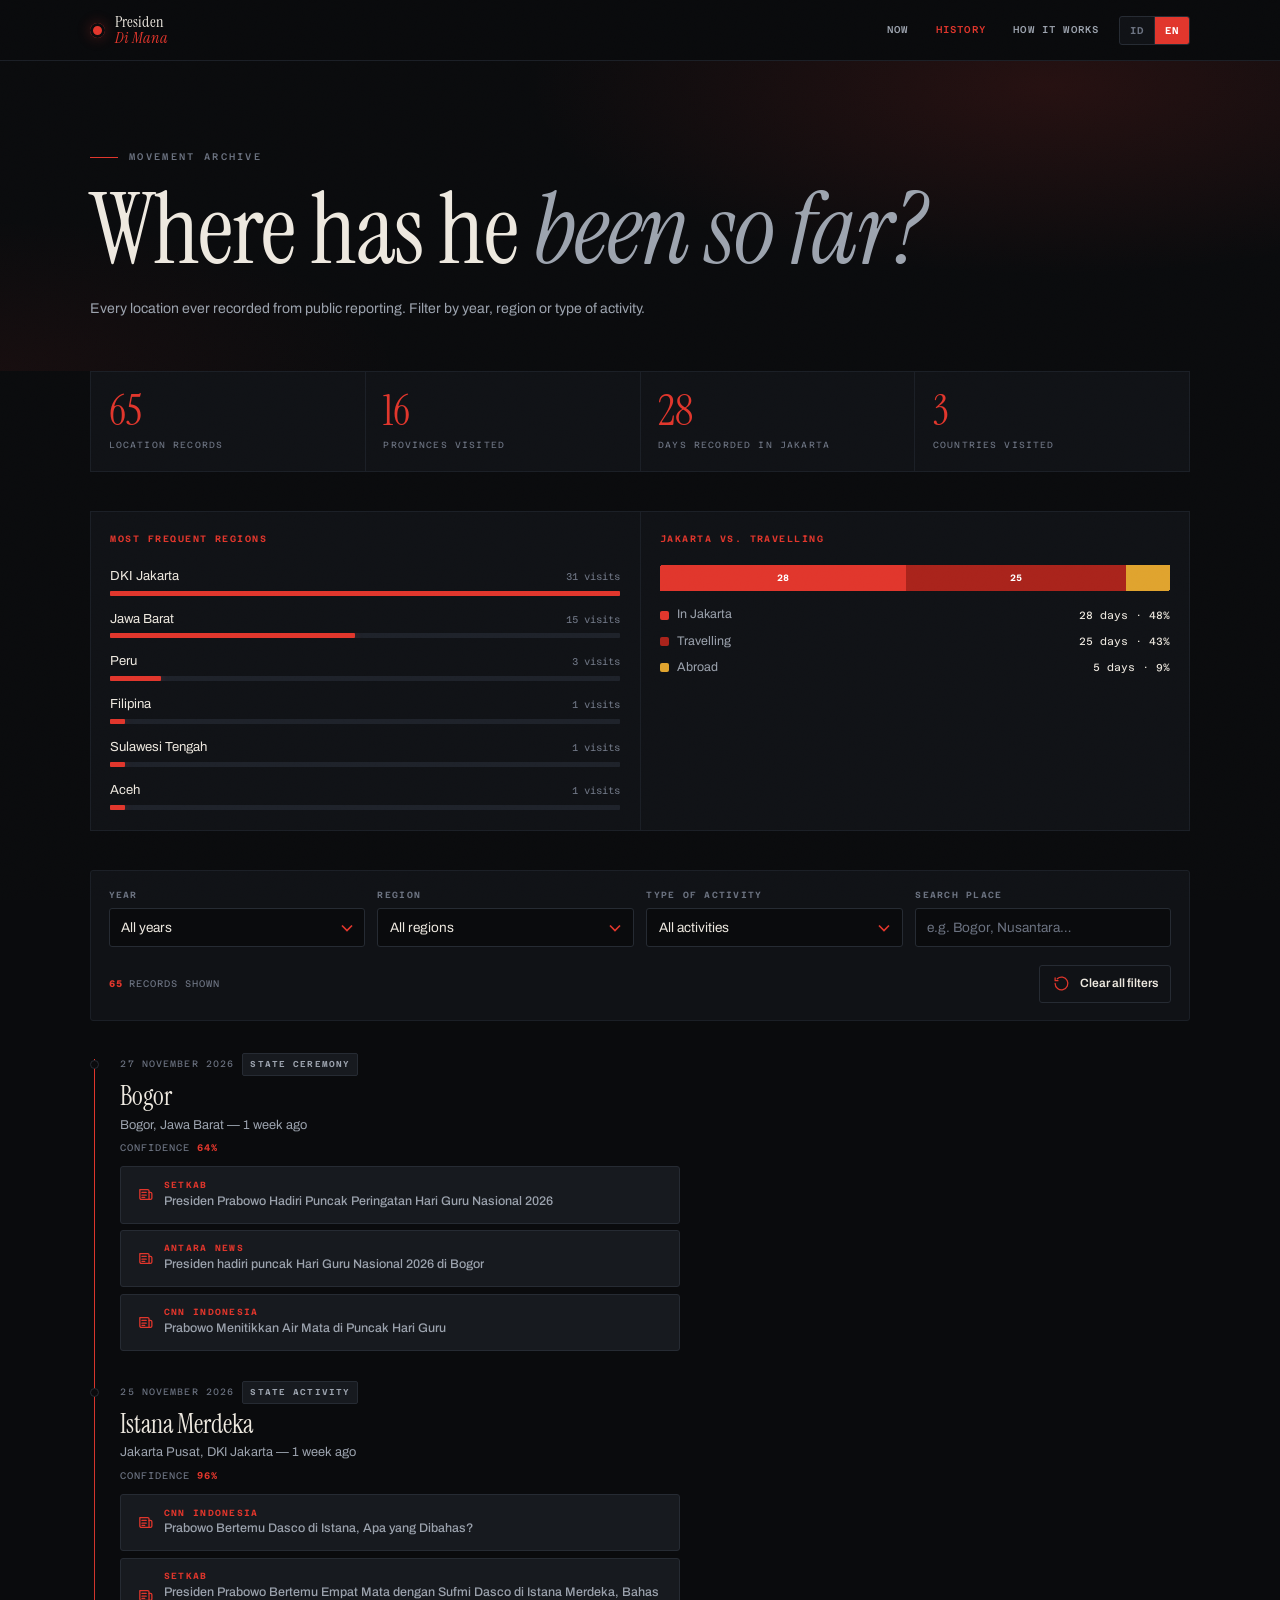
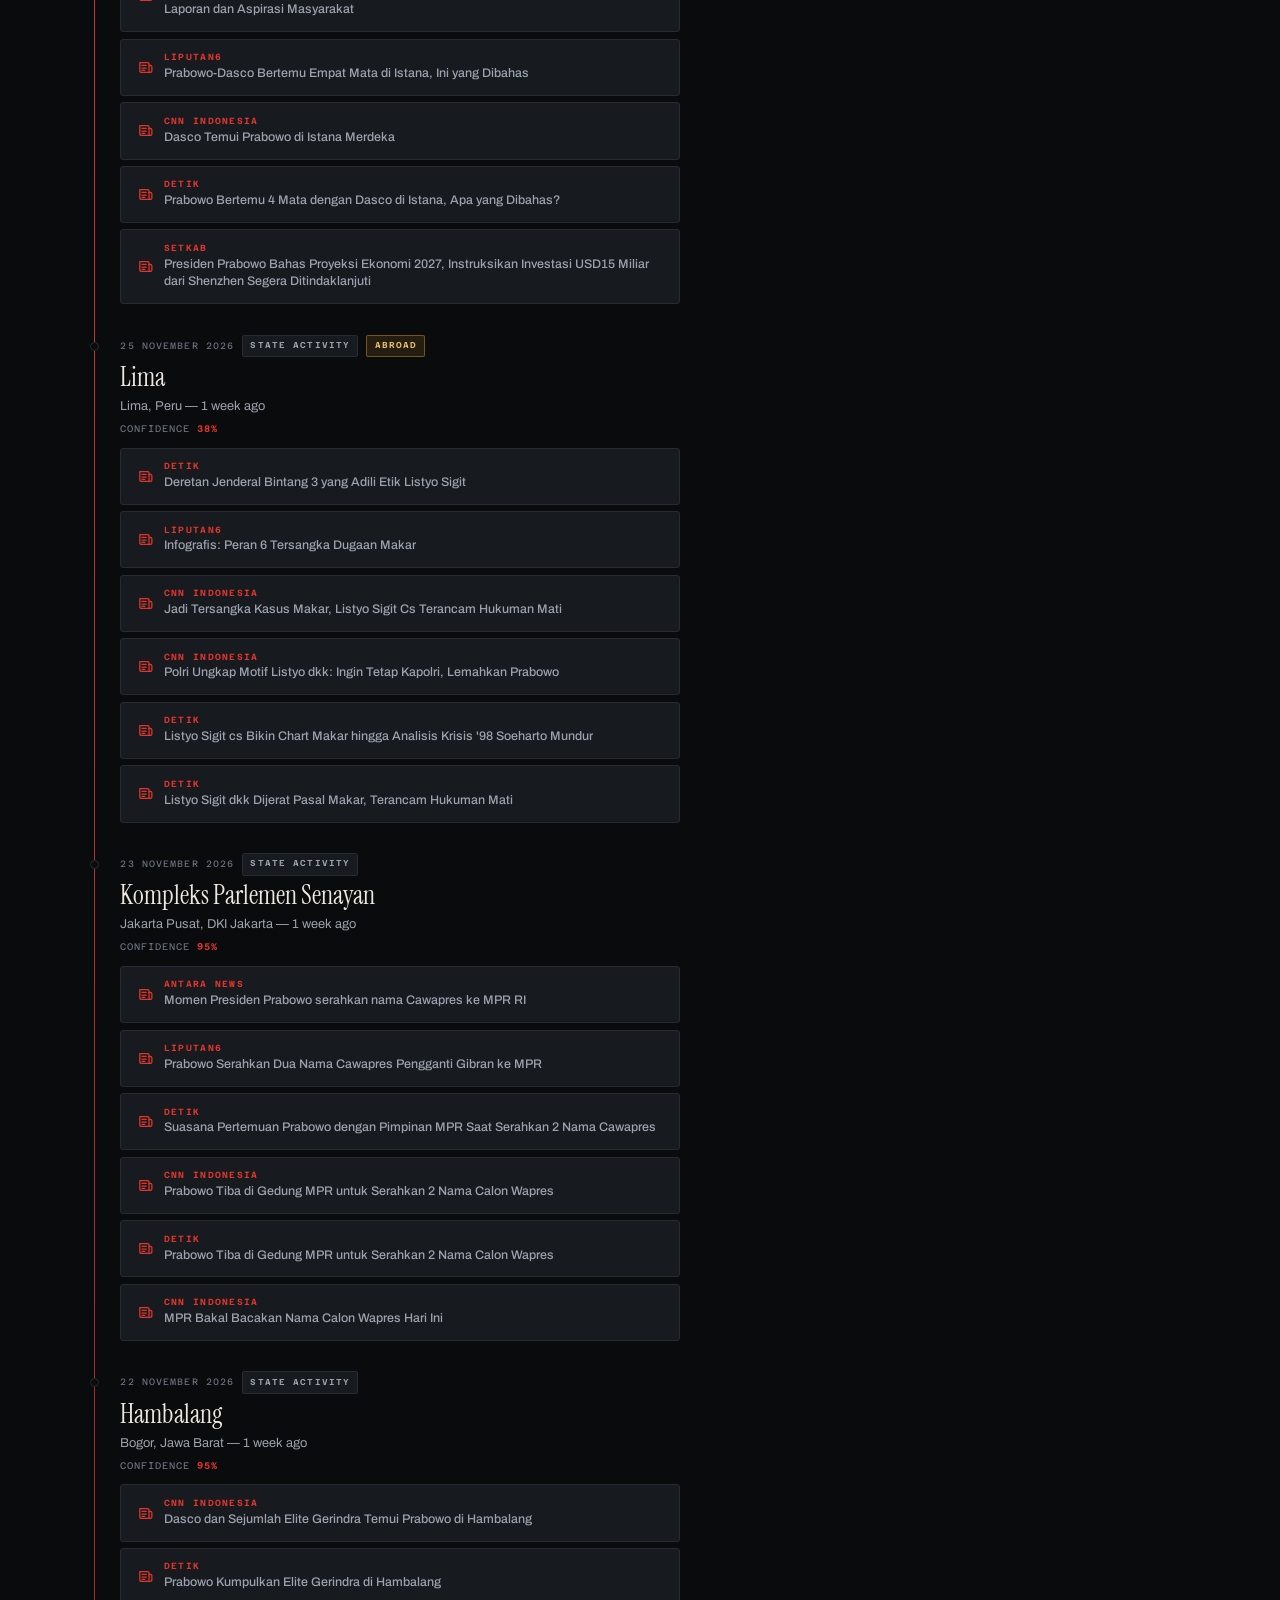
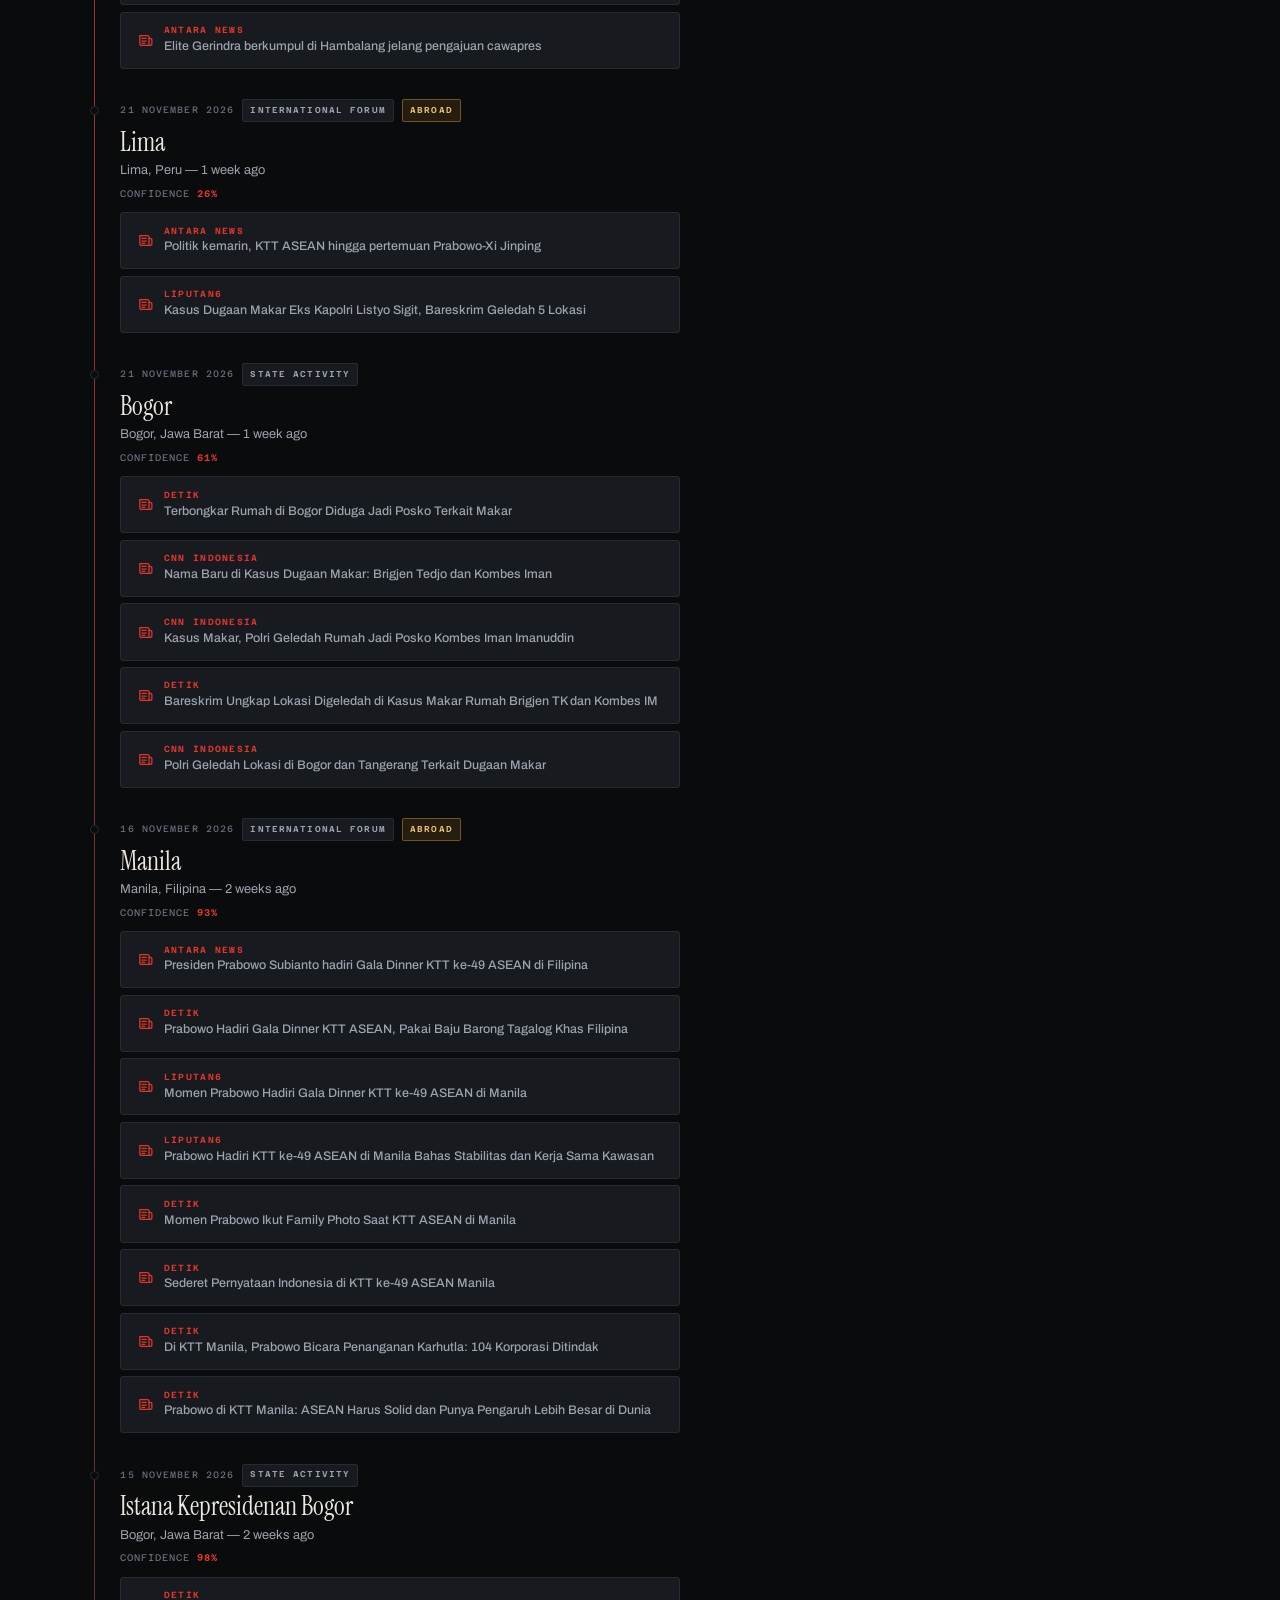
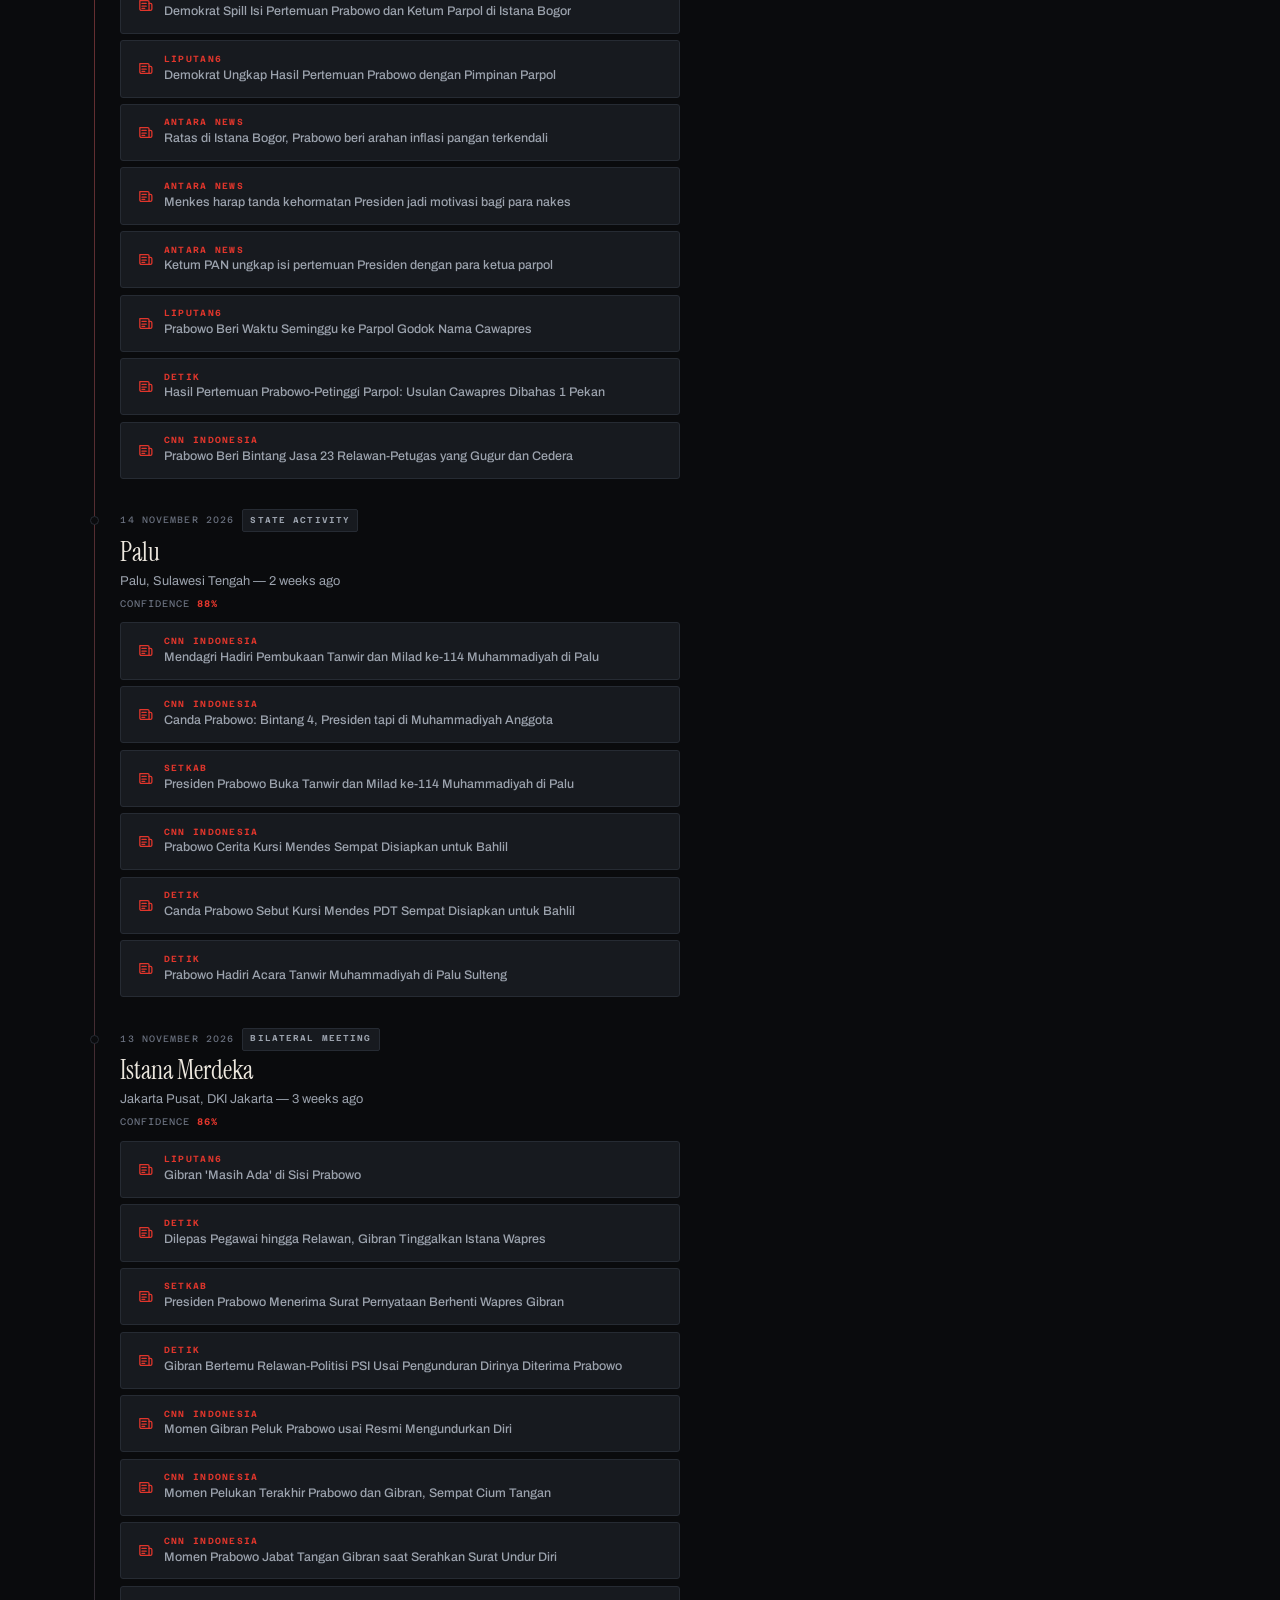
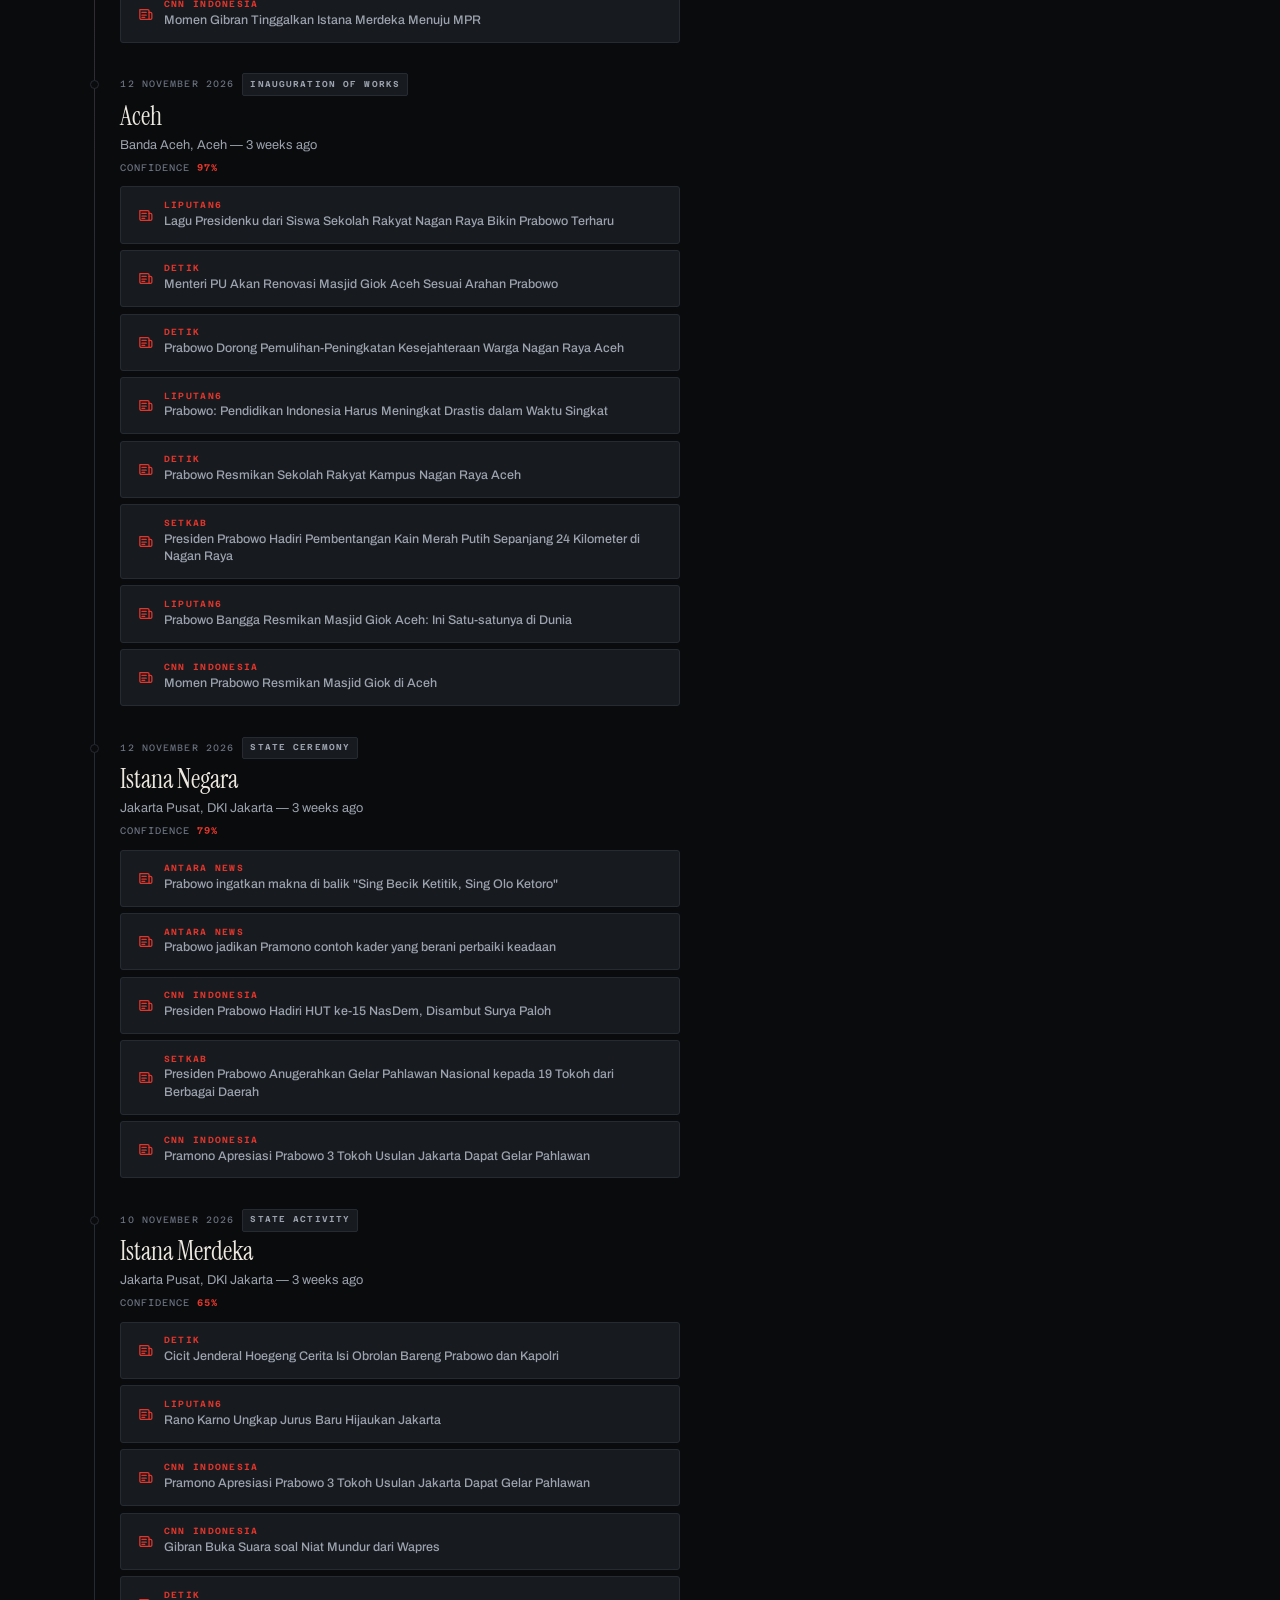
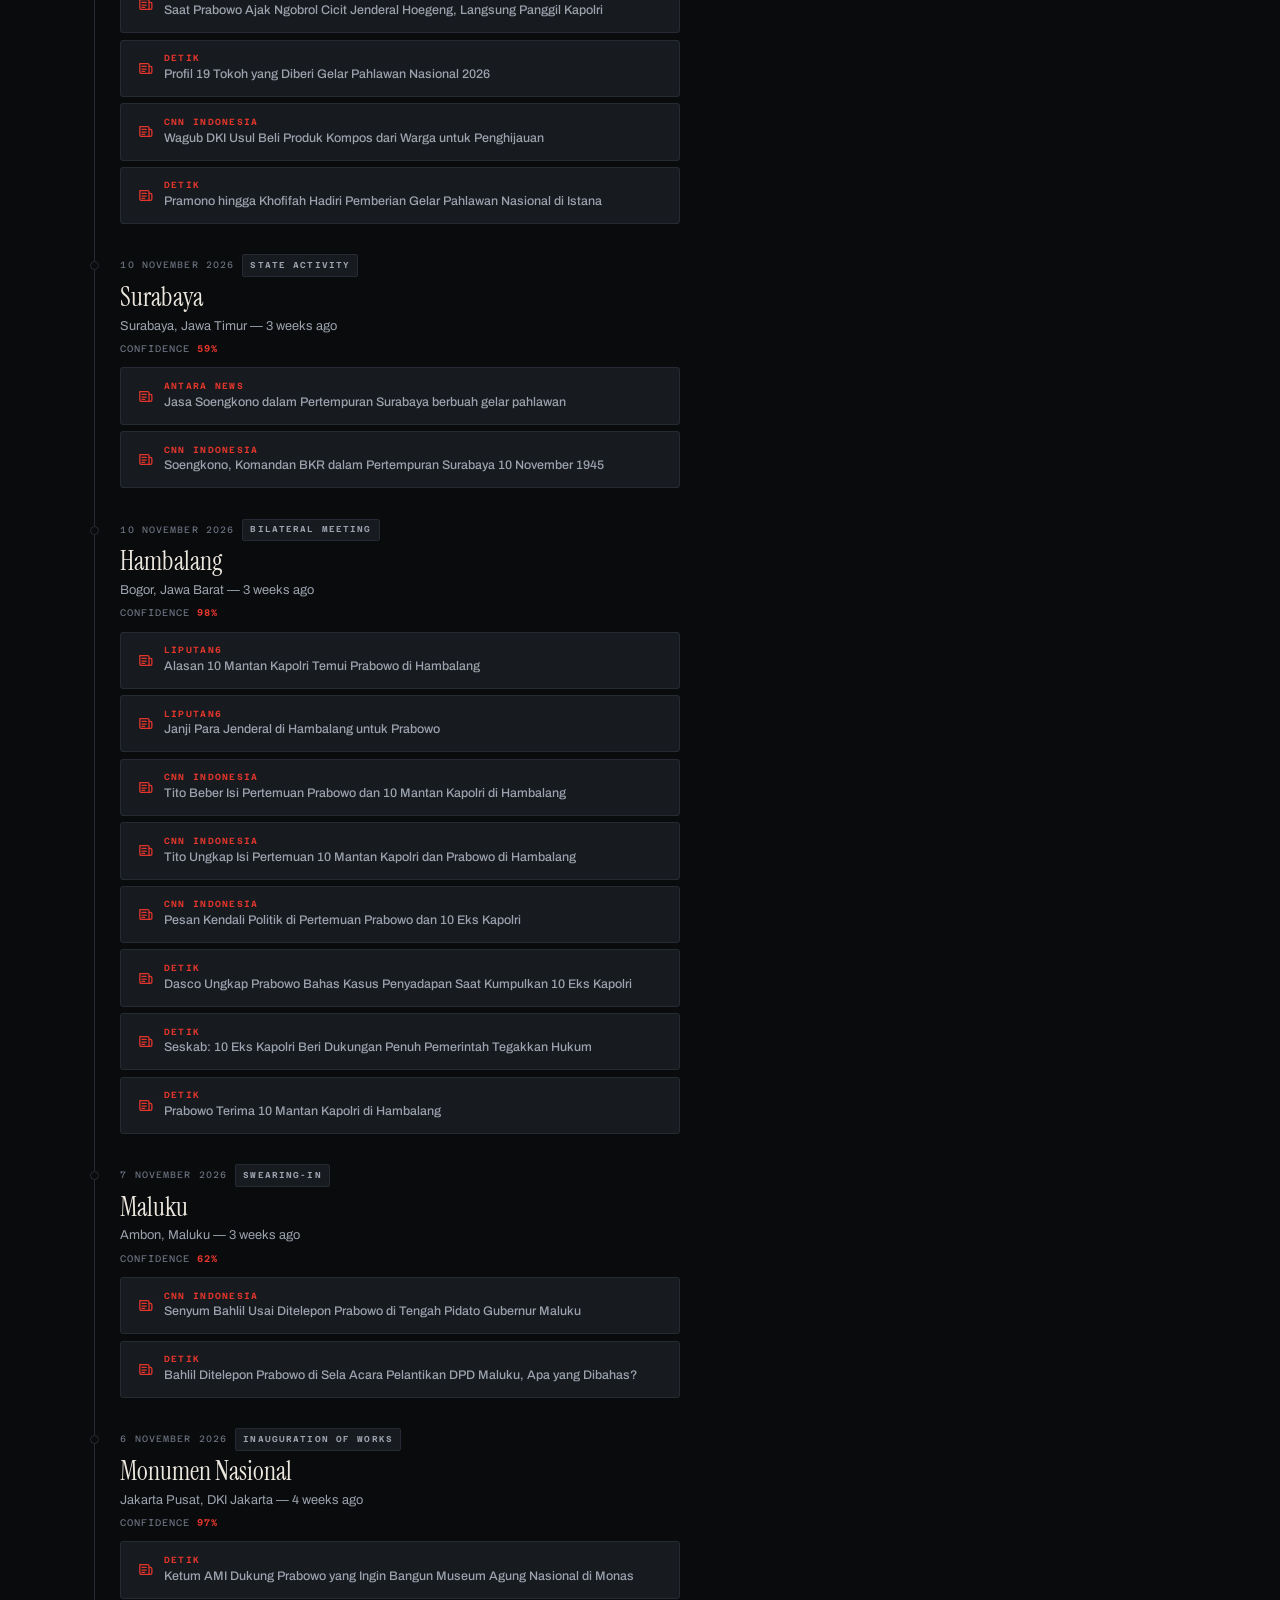
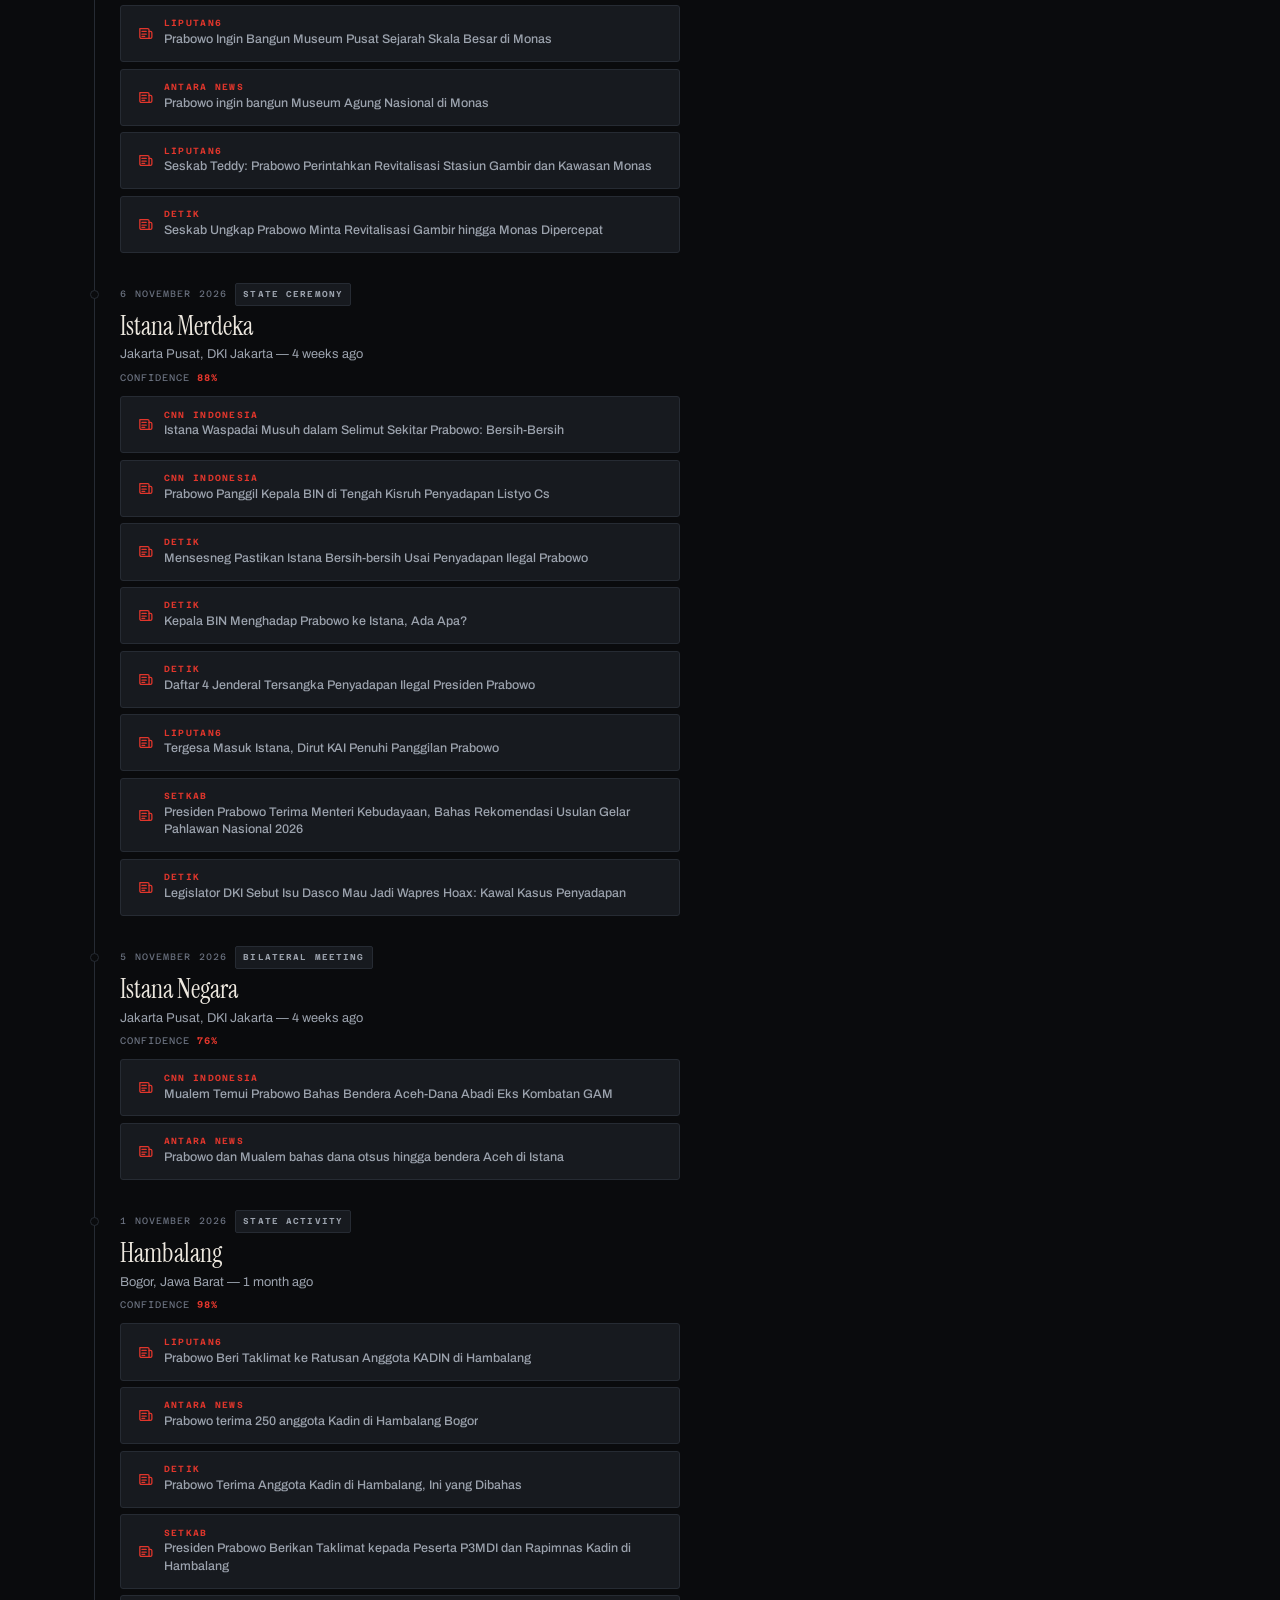
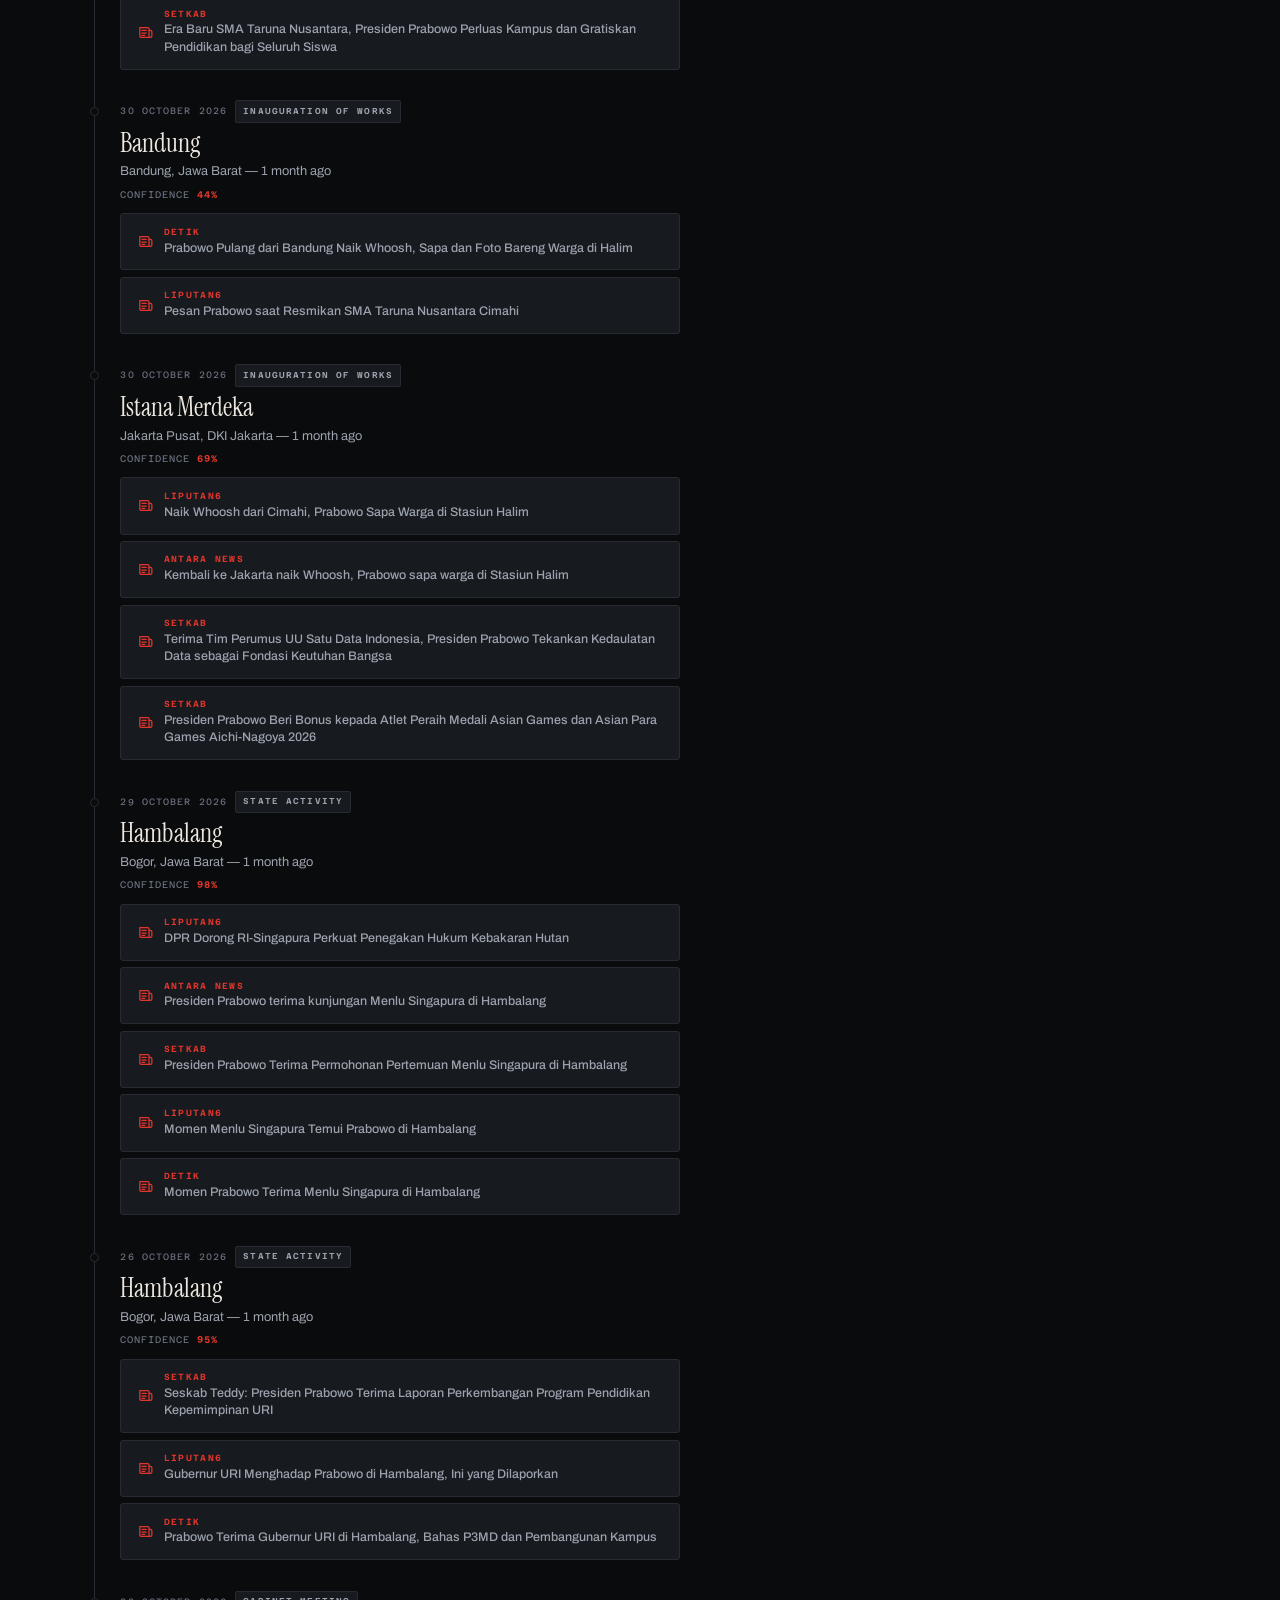
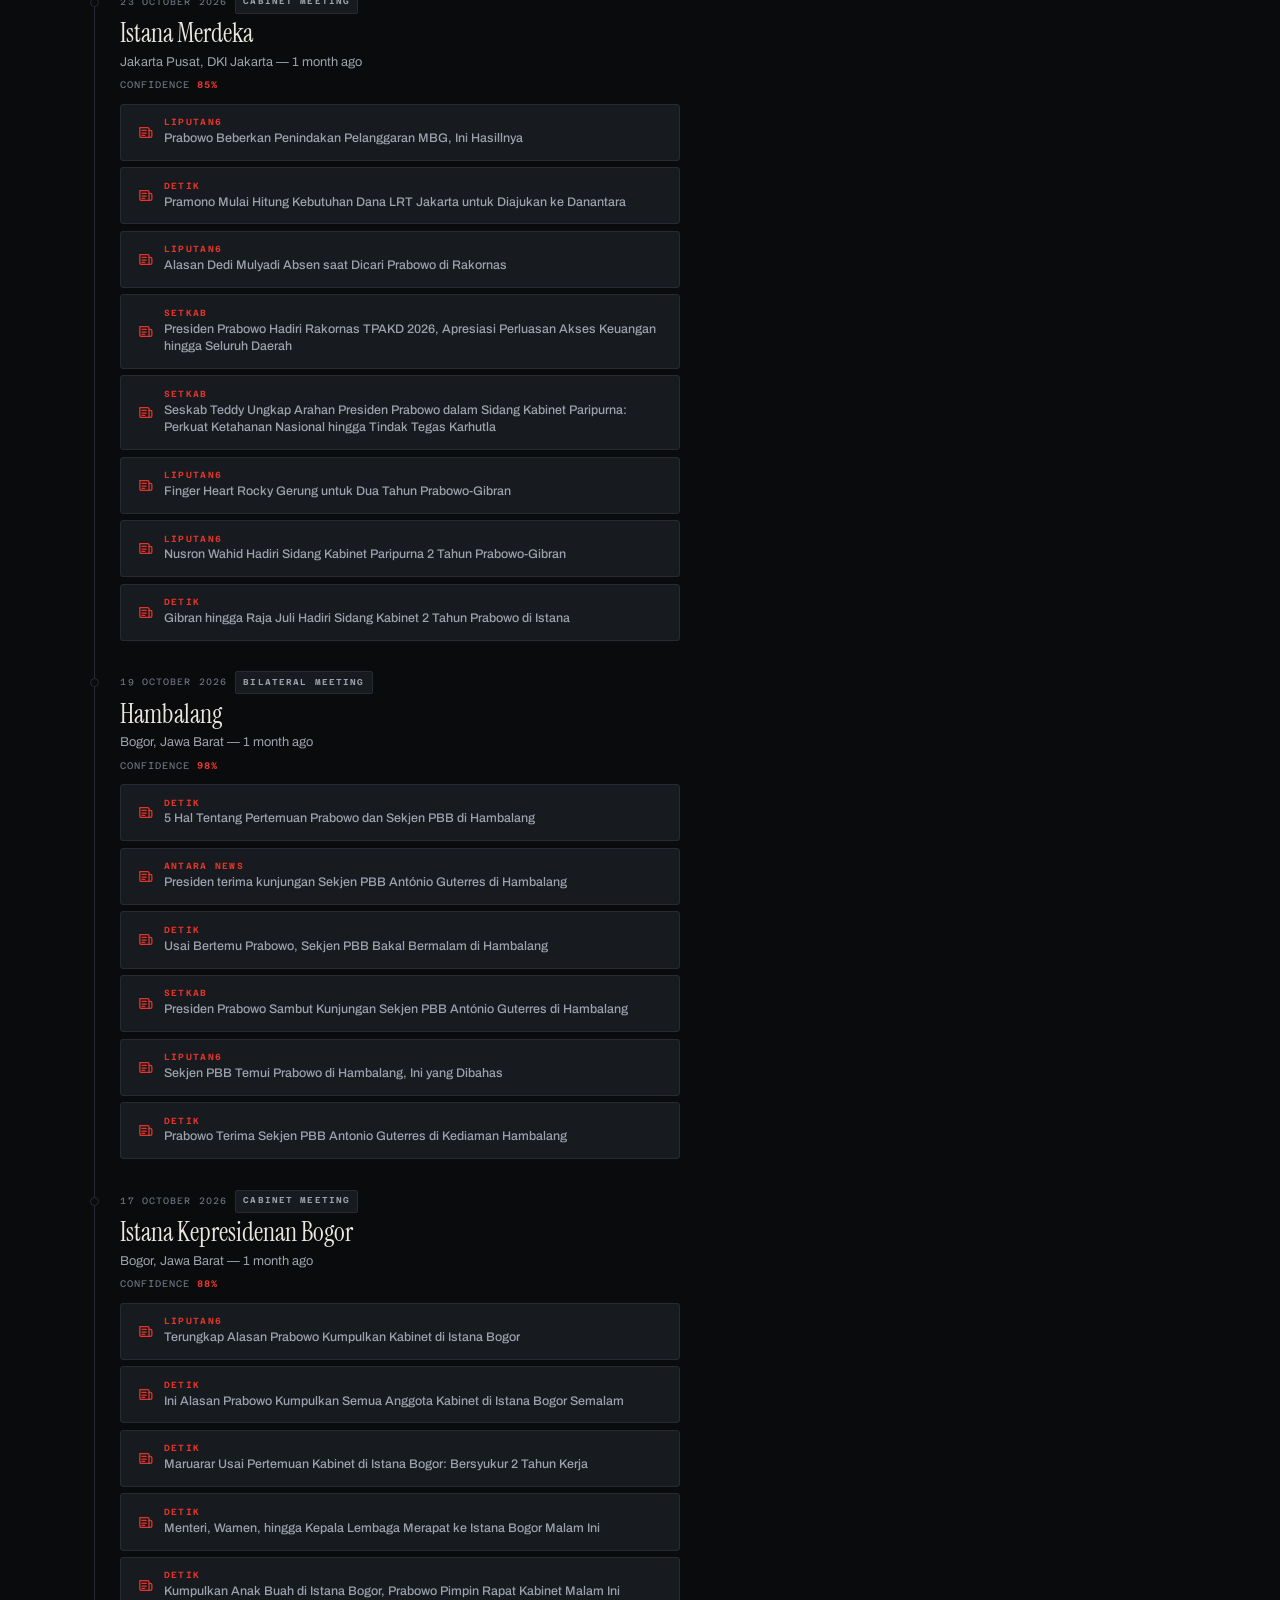
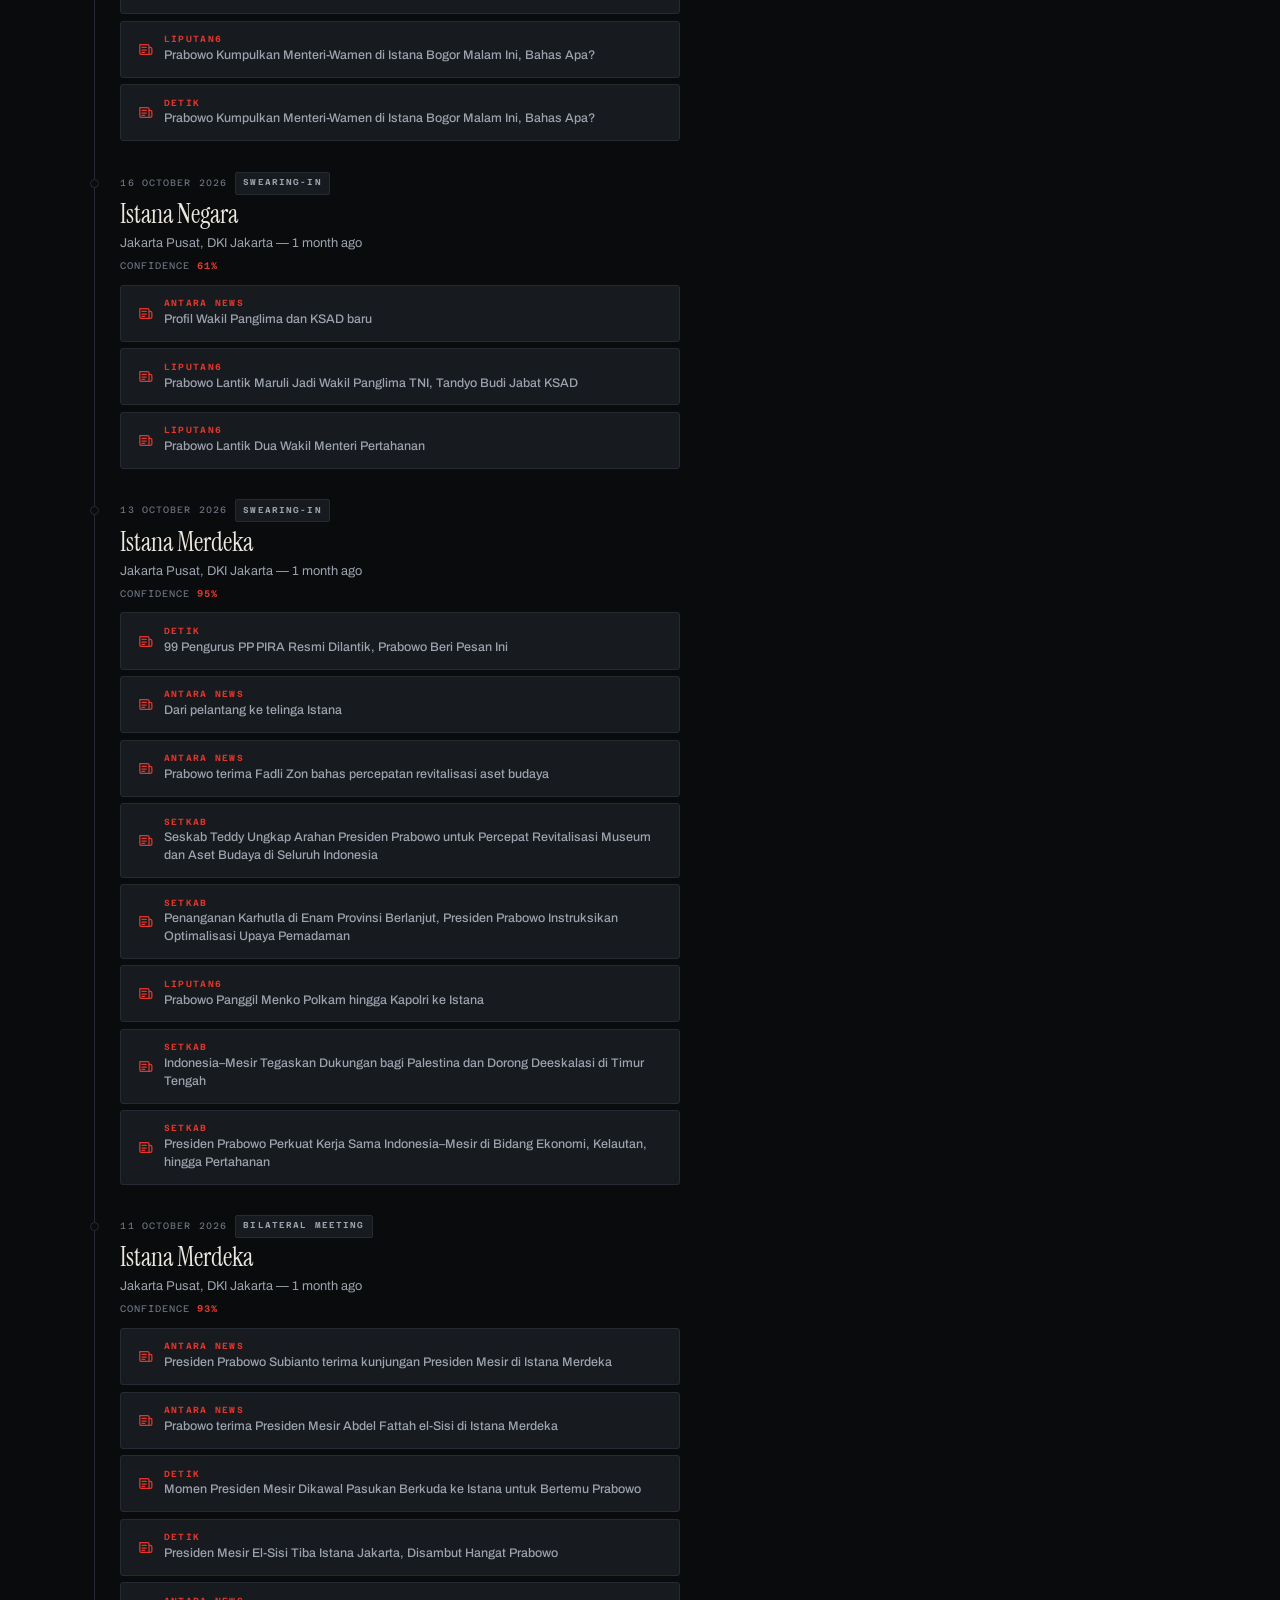
<file: history.html>
<!DOCTYPE html>
<html lang="id">
<head>
<meta charset="utf-8">
<meta name="viewport" content="width=device-width, initial-scale=1, viewport-fit=cover">
<title>Riwayat Lokasi — Presiden Di Mana Sekarang?</title>
<meta name="description" content="Riwayat lengkap lokasi Presiden Republik Indonesia berdasarkan pemberitaan publik.">
<meta name="theme-color" content="#0A0B0D">

<link rel="canonical" href="https://haysmahda.github.io/presiden-di-mana/history.html">
<meta property="og:site_name" content="Presiden Di Mana Sekarang?">
<meta property="og:title" content="Riwayat Lokasi Presiden RI">
<meta property="og:description" content="Seluruh lokasi yang pernah tercatat dari pemberitaan publik, lengkap dengan statistik.">
<meta property="og:type" content="website">
<meta property="og:locale" content="id_ID">
<meta property="og:url" content="https://haysmahda.github.io/presiden-di-mana/history.html">
<meta property="og:image" content="https://haysmahda.github.io/presiden-di-mana/og.png">
<meta property="og:image:width" content="1200">
<meta property="og:image:height" content="630">
<meta name="twitter:card" content="summary_large_image">
<meta name="twitter:image" content="https://haysmahda.github.io/presiden-di-mana/og.png">

<link rel="preconnect" href="https://fonts.googleapis.com">
<link rel="preconnect" href="https://fonts.gstatic.com" crossorigin>
<link href="https://fonts.googleapis.com/css2?family=Instrument+Serif:ital@0;1&family=Archivo:wght@400;500;600;700&family=Azeret+Mono:wght@400;500;600&display=swap" rel="stylesheet">
<link rel="stylesheet" href="assets/styles.css">
</head>
<body>

<div class="grain" aria-hidden="true"></div>

<div class="sample-banner" id="sampleBanner" hidden>
  <div class="wrap sample-banner__inner">
    <span class="sample-banner__tag">DATA CONTOH</span>
    <p>Angka dan lokasi di halaman ini masih <strong>data uji coba buatan</strong>, bukan pemberitaan asli.
       <span class="en">This page is showing fabricated placeholder data, not real reporting.</span></p>
  </div>
</div>

<header class="masthead">
  <div class="wrap masthead__inner">
    <a class="wordmark" href="index.html">
      <span class="wordmark__mark" aria-hidden="true"></span>
      <span class="wordmark__text">Presiden<br><em>Di Mana</em></span>
    </a>

    <div class="masthead__right">
      <nav class="nav" data-i18n-attr="aria-label:nav.aria">
        <a class="nav__link" href="index.html" data-i18n="nav.now"></a>
        <a class="nav__link is-current" href="history.html" aria-current="page" data-i18n="nav.history"></a>
        <a class="nav__link nav__link--wide" href="index.html#cara-kerja" data-i18n="nav.how"></a>
      </nav>

      <div class="langtoggle" role="group" data-i18n-attr="aria-label:lang.switch">
        <button class="langtoggle__opt" type="button" data-lang="id" aria-pressed="true">ID</button>
        <button class="langtoggle__opt" type="button" data-lang="en" aria-pressed="false">EN</button>
      </div>
    </div>
  </div>
</header>

<main>

<section class="hero">
  <div class="wrap">
    <p class="hero__kicker" data-i18n="hist.kicker"></p>
    <h1 class="hero__q" data-i18n="hist.q"></h1>
    <p class="sectionhead__sub" style="margin-top:1.2rem" data-i18n="hist.sub"></p>
  </div>
</section>

<section class="section" style="padding-top:0">
  <div class="wrap">

    <div class="stats" id="stats"></div>
    <div class="panels" id="panels"></div>

    <div class="filters">
      <div class="field">
        <label for="fTahun" data-i18n="f.year"></label>
        <select id="fTahun"></select>
      </div>
      <div class="field">
        <label for="fWilayah" data-i18n="f.region"></label>
        <select id="fWilayah"></select>
      </div>
      <div class="field">
        <label for="fJenis" data-i18n="f.type"></label>
        <select id="fJenis"></select>
      </div>
      <div class="field">
        <label for="fCari" data-i18n="f.search"></label>
        <input id="fCari" type="search" autocomplete="off" data-i18n-attr="placeholder:f.placeholder">
      </div>

      <div class="filters__foot">
        <span class="filters__count"><b id="hitung">0</b> <span data-i18n="f.count"></span></span>
        <button class="btn btn--ghost btn--sm" type="button" id="reset">
          <svg class="btn__i" viewBox="0 0 24 24" aria-hidden="true">
            <path d="M3 12a9 9 0 1 0 3-6.7M3 4v4h4"/>
          </svg>
          <span data-i18n="f.reset"></span>
        </button>
      </div>
    </div>

    <ol class="feed" id="feed">
      <li class="feed__loading" data-i18n="hist.loading"></li>
    </ol>

  </div>
</section>

<section class="section">
  <div class="wrap">
    <div class="disclaimer">
      <span class="disclaimer__tag" data-i18n="dis.tag"></span>
      <p class="disclaimer__id" lang="id">
        Situs independen. Tidak berafiliasi dengan pemerintah, istana, atau partai mana pun.
        Semua data berasal dari pemberitaan publik yang sudah terbit dan mungkin tidak akurat
        atau tertunda. <strong>Bukan pelacakan GPS.</strong>
      </p>
      <p class="disclaimer__en" lang="en">
        Independent site. Not affiliated with the government, the palace, or any political party.
        All data comes from published public news reports and may be inaccurate or delayed.
        <strong>This is not GPS tracking.</strong>
      </p>
    </div>
  </div>
</section>

</main>

<footer class="foot">
  <div class="wrap foot__inner">
    <p class="foot__mark">Presiden Di Mana Sekarang?</p>
    <p class="foot__note" data-i18n="foot.note"></p>
    <p class="foot__note foot__note--dim">
      <span data-i18n="foot.updated"></span>: <span id="footUpdated">—</span>
    </p>
  </div>
</footer>

<script src="assets/i18n.js"></script>
<script src="assets/util.js"></script>
<script src="assets/history.js"></script>
</body>
</html>
</file>
<file: assets/styles.css>
/* =========================================================================
   Presiden Di Mana Sekarang? — stylesheet
   Aesthetic: newswire monitoring terminal. Editorial serif + mono readouts,
   near-black ground, single red signal accent.
   ========================================================================= */

:root {
  /* ground */
  --ink:       #0A0B0D;
  --ink-2:     #101216;
  --ink-3:     #171A1F;
  --ink-4:     #1E222A;
  --line:      #262B33;
  --line-soft: #1B1F26;

  /* type */
  --bone:      #EDE8DF;
  --bone-dim:  #9CA3AE;
  --muted:     #6B7280;

  /* signal */
  --merah:      #E1362C;
  --merah-deep: #A9231B;
  --merah-glow: rgba(225, 54, 44, .28);
  --amber:      #E0A32E;

  --serif: "Instrument Serif", Georgia, serif;
  --sans:  "Archivo", -apple-system, sans-serif;
  --mono:  "Azeret Mono", ui-monospace, monospace;

  --wrap: 1180px;
  --pad: clamp(1.15rem, 4vw, 2.5rem);
  --r: 3px;
}

*, *::before, *::after { box-sizing: border-box; }

html { -webkit-text-size-adjust: 100%; scroll-behavior: smooth; }

body {
  margin: 0;
  background: var(--ink);
  color: var(--bone);
  font-family: var(--sans);
  font-size: 16px;
  line-height: 1.6;
  -webkit-font-smoothing: antialiased;
  overflow-x: hidden;
}

img, svg { max-width: 100%; }
a { color: inherit; }

.wrap {
  width: 100%;
  max-width: var(--wrap);
  margin-inline: auto;
  padding-inline: var(--pad);
}

.mono { font-family: var(--mono); font-variant-numeric: tabular-nums; }

/* --- film grain overlay ------------------------------------------------- */
.grain {
  position: fixed; inset: 0; z-index: 9999; pointer-events: none;
  opacity: .035; mix-blend-mode: overlay;
  background-image: url("data:image/svg+xml,%3Csvg xmlns='http://www.w3.org/2000/svg' width='160' height='160'%3E%3Cfilter id='n'%3E%3CfeTurbulence type='fractalNoise' baseFrequency='.85' numOctaves='3'/%3E%3C/filter%3E%3Crect width='160' height='160' filter='url(%23n)'/%3E%3C/svg%3E");
}

/* =========================================================================
   SAMPLE DATA BANNER
   ========================================================================= */
.sample-banner {
  background: repeating-linear-gradient(135deg,
    rgba(224,163,46,.16) 0 12px, rgba(224,163,46,.07) 12px 24px);
  border-bottom: 1px solid rgba(224,163,46,.42);
  color: #F3D58A;
}
.sample-banner[hidden] { display: none; }
.sample-banner__inner {
  display: flex; gap: .85rem; align-items: flex-start;
  padding-block: .7rem;
}
.sample-banner__tag {
  flex: none;
  font-family: var(--mono); font-size: .6rem; font-weight: 600;
  letter-spacing: .14em;
  background: var(--amber); color: #1A1204;
  padding: .28rem .5rem; border-radius: var(--r);
  margin-top: .1rem;
}
.sample-banner p { margin: 0; font-size: .8rem; line-height: 1.55; }
.sample-banner .en { color: rgba(243,213,138,.62); }

/* =========================================================================
   STATUS RAIL
   ========================================================================= */
.statusrail {
  background: var(--ink-2);
  border-bottom: 1px solid var(--line-soft);
}
.statusrail__inner {
  display: flex; flex-wrap: wrap; align-items: center; gap: .55rem;
  padding-block: .55rem;
  font-family: var(--mono); font-size: .58rem; font-weight: 500;
  letter-spacing: .13em; text-transform: uppercase;
  color: var(--muted);
}
.statusrail b { color: var(--bone-dim); font-weight: 500; }
.statusrail__sep { color: var(--line); }
.statusrail__live { display: inline-flex; align-items: center; gap: .45rem; color: var(--merah); }

.beacon-dot {
  width: 6px; height: 6px; border-radius: 50%;
  background: var(--merah); flex: none;
  box-shadow: 0 0 0 0 var(--merah-glow);
  animation: pulse 2.4s ease-out infinite;
}
@keyframes pulse {
  0%   { box-shadow: 0 0 0 0 var(--merah-glow); }
  70%  { box-shadow: 0 0 0 7px rgba(225,54,44,0); }
  100% { box-shadow: 0 0 0 0 rgba(225,54,44,0); }
}

/* =========================================================================
   MASTHEAD
   ========================================================================= */
.masthead {
  border-bottom: 1px solid var(--line-soft);
  background: rgba(10,11,13,.86);
  backdrop-filter: blur(14px);
  position: sticky; top: 0; z-index: 900;
}
.masthead__inner {
  display: flex; align-items: center; justify-content: space-between;
  gap: 1rem; padding-block: .85rem;
}

.wordmark { display: inline-flex; align-items: center; gap: .6rem; text-decoration: none; }
.wordmark__mark {
  width: 15px; height: 15px; flex: none; border-radius: 50%;
  background: var(--merah);
  box-shadow: 0 0 14px var(--merah-glow), inset 0 0 0 3px var(--ink);
}
.wordmark__text {
  font-family: var(--serif); font-size: 1.02rem; line-height: 1.02;
  letter-spacing: .01em;
}
.wordmark__text em { font-style: italic; color: var(--merah); }

.masthead__right { display: flex; align-items: center; gap: .55rem; }

/* language switch — a labelled two-option control, never a bare flag icon */
.langtoggle {
  display: flex; flex: none;
  border: 1px solid var(--line); border-radius: var(--r);
  overflow: hidden; background: var(--ink-2);
}
.langtoggle__opt {
  appearance: none; border: 0; cursor: pointer;
  padding: .5rem .62rem;
  font-family: var(--mono); font-size: .62rem; font-weight: 600;
  letter-spacing: .1em;
  background: transparent; color: var(--muted);
  transition: color .18s, background .18s;
}
.langtoggle__opt + .langtoggle__opt { border-left: 1px solid var(--line); }
.langtoggle__opt:hover { color: var(--bone); background: var(--ink-3); }
.langtoggle__opt.is-on { background: var(--merah); color: #fff; }
.langtoggle__opt:focus-visible { outline: 2px solid var(--merah); outline-offset: -2px; }

.nav { display: flex; gap: .3rem; }
.nav__link {
  font-family: var(--mono); font-size: .62rem; font-weight: 500;
  letter-spacing: .12em; text-transform: uppercase;
  text-decoration: none; color: var(--bone-dim);
  padding: .5rem .7rem; border-radius: var(--r);
  transition: color .18s, background .18s;
}
.nav__link:hover { color: var(--bone); background: var(--ink-3); }
.nav__link.is-current { color: var(--merah); }

/* =========================================================================
   HERO
   ========================================================================= */
.hero {
  padding-block: clamp(2.6rem, 8vw, 5.5rem) clamp(2rem, 5vw, 3.2rem);
  position: relative;
}
.hero::after {
  content: ""; position: absolute; inset: 0; pointer-events: none; z-index: -1;
  background:
    radial-gradient(60% 90% at 82% 8%, rgba(225,54,44,.13), transparent 68%),
    radial-gradient(45% 70% at 0% 100%, rgba(225,54,44,.06), transparent 70%);
}

.hero__kicker {
  margin: 0 0 1.1rem;
  font-family: var(--mono); font-size: .6rem; font-weight: 500;
  letter-spacing: .24em; text-transform: uppercase; color: var(--muted);
}
.hero__kicker::before {
  content: ""; display: inline-block; width: 28px; height: 1px;
  background: var(--merah); vertical-align: middle; margin-right: .7rem;
}

.hero__q {
  margin: 0;
  font-family: var(--serif); font-weight: 400;
  font-size: clamp(2.6rem, 9.5vw, 6.2rem);
  line-height: .96; letter-spacing: -.015em;
  text-wrap: balance;
}
.hero__q em { font-style: italic; color: var(--bone-dim); }

.hero__answer {
  margin-top: clamp(1.8rem, 4vw, 2.6rem);
  padding-left: clamp(.9rem, 2vw, 1.4rem);
  border-left: 2px solid var(--merah);
  animation: rise .7s .1s cubic-bezier(.2,.7,.3,1) both;
}
.hero__label {
  margin: 0 0 .35rem;
  font-size: .78rem; letter-spacing: .02em; color: var(--muted);
}
.hero__place {
  margin: 0;
  font-family: var(--serif); font-weight: 400;
  font-size: clamp(1.85rem, 6.5vw, 3.6rem);
  line-height: 1.04; letter-spacing: -.01em;
  color: var(--merah);
  text-wrap: balance;
}
.hero__meta {
  margin: .55rem 0 0;
  font-family: var(--mono); font-size: .66rem;
  letter-spacing: .1em; text-transform: uppercase; color: var(--bone-dim);
  display: flex; flex-wrap: wrap; align-items: center; gap: .55rem;
}
.dot { width: 3px; height: 3px; border-radius: 50%; background: var(--line); flex: none; }

@keyframes rise {
  from { opacity: 0; transform: translateY(14px); }
  to   { opacity: 1; transform: none; }
}

/* =========================================================================
   MAP + NOW CARD
   ========================================================================= */
.monitor { position: relative; border-block: 1px solid var(--line-soft); }

#map {
  height: clamp(380px, 62vh, 640px);
  width: 100%;
  background: var(--ink-2);
  z-index: 1;
}
.monitor__fade {
  position: absolute; inset: auto 0 0 0; height: 90px; z-index: 400;
  background: linear-gradient(to top, rgba(10,11,13,.92), transparent);
  pointer-events: none;
}

/* Leaflet skin */
.leaflet-container { background: #0D0F13; font-family: var(--sans); }
.leaflet-control-zoom a {
  background: var(--ink-2) !important; color: var(--bone) !important;
  border-color: var(--line) !important; font-weight: 400;
}
.leaflet-control-zoom a:hover { background: var(--ink-4) !important; }
.leaflet-control-attribution {
  background: rgba(10,11,13,.8) !important; color: var(--muted) !important;
  font-family: var(--mono) !important; font-size: 9px !important;
}
.leaflet-control-attribution a { color: var(--bone-dim) !important; }

.leaflet-popup-content-wrapper {
  background: var(--ink-2); color: var(--bone);
  border: 1px solid var(--line); border-radius: var(--r);
  box-shadow: 0 18px 40px rgba(0,0,0,.6);
}
.leaflet-popup-tip { background: var(--ink-2); border: 1px solid var(--line); }
.leaflet-popup-content { margin: .75rem .9rem; font-size: .8rem; line-height: 1.5; }
.leaflet-popup-content b { font-family: var(--serif); font-size: 1.05rem; font-weight: 400; }
.leaflet-popup-content span {
  display: block; margin-top: .2rem;
  font-family: var(--mono); font-size: .6rem;
  letter-spacing: .1em; text-transform: uppercase; color: var(--muted);
}
.leaflet-container a.leaflet-popup-close-button { color: var(--muted); }

/* markers */
.beacon { position: relative; }
.beacon__core {
  position: absolute; inset: 0; margin: auto;
  width: 13px; height: 13px; border-radius: 50%;
  background: var(--merah);
  border: 2px solid #FFF3F2;
  box-shadow: 0 0 16px var(--merah);
}
.beacon__ring {
  position: absolute; inset: 0; margin: auto;
  width: 13px; height: 13px; border-radius: 50%;
  border: 1.5px solid var(--merah);
  animation: ripple 2.6s cubic-bezier(.2,.6,.4,1) infinite;
}
.beacon__ring--2 { animation-delay: 1.3s; }
@keyframes ripple {
  0%   { transform: scale(1); opacity: .85; }
  100% { transform: scale(4.2); opacity: 0; }
}
.pastpin {
  width: 9px; height: 9px; border-radius: 50%;
  background: rgba(225,54,44,.32);
  border: 1px solid rgba(225,54,44,.75);
}

/* the card */
.nowcard {
  position: relative; z-index: 500;
  margin: -3.4rem var(--pad) 0;
  padding: 1.35rem 1.3rem 1.45rem;
  background: rgba(16,18,22,.93);
  backdrop-filter: blur(18px) saturate(130%);
  border: 1px solid var(--line);
  border-top: 2px solid var(--merah);
  border-radius: var(--r);
  box-shadow: 0 28px 70px rgba(0,0,0,.68);
}

.nowcard__head {
  display: flex; align-items: baseline; justify-content: space-between;
  gap: .8rem; margin-bottom: .9rem;
  padding-bottom: .7rem; border-bottom: 1px solid var(--line-soft);
}
.nowcard__eyebrow {
  font-family: var(--mono); font-size: .58rem; font-weight: 600;
  letter-spacing: .2em; text-transform: uppercase; color: var(--merah);
}
.nowcard__stamp {
  font-family: var(--mono); font-size: .58rem;
  letter-spacing: .1em; text-transform: uppercase; color: var(--muted);
  text-align: right;
}

.nowcard__place {
  margin: 0;
  font-family: var(--serif); font-weight: 400;
  font-size: clamp(1.6rem, 5vw, 2.15rem); line-height: 1.06;
  letter-spacing: -.01em;
}
.nowcard__region {
  margin: .3rem 0 1.1rem;
  font-size: .82rem; color: var(--bone-dim);
}

.readout { list-style: none; margin: 0 0 1.15rem; padding: 0; }
.readout__row {
  display: flex; align-items: baseline; justify-content: space-between;
  gap: 1rem; padding: .5rem 0;
  border-bottom: 1px dashed var(--line-soft);
}
.readout__row:first-child { border-top: 1px dashed var(--line-soft); }
.readout__k {
  font-family: var(--mono); font-size: .58rem;
  letter-spacing: .12em; text-transform: uppercase; color: var(--muted);
  flex: none;
}
.readout__v { font-size: .82rem; text-align: right; color: var(--bone); }
.readout__v.mono { font-size: .7rem; color: var(--bone-dim); }

/* confidence readout */
.conf { margin-bottom: 1.15rem; }
.conf__top { display: flex; align-items: baseline; justify-content: space-between; margin-bottom: .5rem; }
.conf__label {
  font-family: var(--mono); font-size: .58rem;
  letter-spacing: .12em; text-transform: uppercase; color: var(--muted);
}
.conf__num {
  font-family: var(--serif); font-size: 1.5rem; line-height: 1;
  color: var(--merah);
}
.conf__bars { display: flex; gap: 3px; height: 7px; }
.conf__seg {
  flex: 1; border-radius: 1px;
  background: var(--ink-4);
  transition: background .4s ease, box-shadow .4s ease;
}
.conf__seg.is-on {
  background: var(--merah);
  box-shadow: 0 0 9px var(--merah-glow);
}
.conf__note {
  margin: .5rem 0 0;
  font-size: .72rem; color: var(--muted);
}

.nowcard__disclaimer {
  margin: 0 0 1.1rem; padding: .65rem .75rem;
  background: rgba(225,54,44,.06);
  border-left: 2px solid rgba(225,54,44,.5);
  font-size: .71rem; line-height: 1.55; color: var(--bone-dim);
}
.nowcard__disclaimer strong { color: var(--bone); }

.nowcard__sources { display: grid; gap: .5rem; }

/* "3 laporan lain" expander */
.moresrc { display: grid; gap: .5rem; }
.moresrc__toggle {
  display: flex; align-items: center; gap: .5rem;
  padding: .6rem .8rem; cursor: pointer; list-style: none;
  font-family: var(--mono); font-size: .6rem; font-weight: 600;
  letter-spacing: .12em; text-transform: uppercase; color: var(--bone-dim);
  border: 1px dashed var(--line); border-radius: var(--r);
  transition: color .18s, border-color .18s, background .18s;
}
.moresrc__toggle::-webkit-details-marker { display: none; }
.moresrc__toggle:hover { color: var(--bone); border-color: var(--merah); background: var(--ink-3); }
.moresrc__toggle:focus-visible { outline: 2px solid var(--merah); outline-offset: 2px; }
.moresrc__chev { width: 14px; height: 14px; transition: transform .22s ease; }
.moresrc[open] .moresrc__chev { transform: rotate(180deg); }
.moresrc__list { display: grid; gap: .5rem; }

/* =========================================================================
   BUTTONS  (large, always labelled, never bare icons)
   ========================================================================= */
.btn {
  display: inline-flex; align-items: center; gap: .6rem;
  padding: .78rem 1rem;
  font-family: var(--sans); font-size: .82rem; font-weight: 600;
  line-height: 1.25; text-align: left; text-decoration: none;
  border: 1px solid var(--line); border-radius: var(--r);
  background: var(--ink-3); color: var(--bone);
  cursor: pointer;
  transition: background .18s, border-color .18s, transform .18s;
}
.btn:hover { background: var(--ink-4); border-color: var(--merah); transform: translateY(-1px); }
.btn:focus-visible { outline: 2px solid var(--merah); outline-offset: 2px; }

.btn__i {
  width: 17px; height: 17px; flex: none;
  fill: none; stroke: var(--merah); stroke-width: 1.8;
  stroke-linecap: round; stroke-linejoin: round;
}
.btn__body { display: grid; gap: .1rem; min-width: 0; }
.btn__outlet {
  font-family: var(--mono); font-size: .56rem; font-weight: 600;
  letter-spacing: .14em; text-transform: uppercase; color: var(--merah);
}
.btn__title {
  font-weight: 500; font-size: .78rem; color: var(--bone-dim); line-height: 1.4;
  display: -webkit-box; -webkit-line-clamp: 2; -webkit-box-orient: vertical;
  overflow: hidden;
}
.btn--source { width: 100%; }
.btn--wide { width: 100%; justify-content: center; margin-top: 1.6rem; }
.btn--ghost { background: transparent; }
.btn--sm { padding: .6rem .8rem; font-size: .75rem; }

/* =========================================================================
   SECTIONS
   ========================================================================= */
.section { padding-block: clamp(3rem, 8vw, 5.5rem); }
.section--alt { background: var(--ink-2); border-block: 1px solid var(--line-soft); }

.sectionhead { margin-bottom: clamp(1.8rem, 4vw, 2.8rem); max-width: 46ch; }
.sectionhead__num {
  display: block; margin-bottom: .5rem;
  font-family: var(--mono); font-size: .6rem; font-weight: 600;
  letter-spacing: .2em; color: var(--merah);
}
.sectionhead__title {
  margin: 0;
  font-family: var(--serif); font-weight: 400;
  font-size: clamp(1.9rem, 5.5vw, 3rem); line-height: 1.04;
  letter-spacing: -.012em;
}
.sectionhead__sub {
  margin: .7rem 0 0;
  font-size: .88rem; color: var(--bone-dim); line-height: 1.65;
}

/* =========================================================================
   FEED
   ========================================================================= */
.feed { list-style: none; margin: 0; padding: 0; position: relative; }
.feed::before {
  content: ""; position: absolute; top: 6px; bottom: 6px; left: 4px;
  width: 1px; background: linear-gradient(to bottom, var(--merah), var(--line) 18%, var(--line) 82%, transparent);
}
.feed__loading { color: var(--muted); font-size: .85rem; padding-left: 1.9rem; }

.entry { position: relative; padding: 0 0 1.9rem 1.9rem; }
.entry:last-child { padding-bottom: 0; }
.entry::before {
  content: ""; position: absolute; left: 0; top: 7px;
  width: 9px; height: 9px; border-radius: 50%;
  background: var(--ink); border: 1px solid var(--line);
}
.entry--now::before {
  background: var(--merah); border-color: var(--merah);
  box-shadow: 0 0 0 4px rgba(225,54,44,.16);
}

.entry__top {
  display: flex; flex-wrap: wrap; align-items: center; gap: .5rem;
  margin-bottom: .35rem;
}
.entry__ago {
  font-family: var(--mono); font-size: .58rem;
  letter-spacing: .12em; text-transform: uppercase; color: var(--muted);
}
.chip {
  font-family: var(--mono); font-size: .54rem; font-weight: 600;
  letter-spacing: .13em; text-transform: uppercase;
  padding: .22rem .45rem; border-radius: 2px;
  background: var(--ink-3); border: 1px solid var(--line); color: var(--bone-dim);
}
.chip--now { background: rgba(225,54,44,.14); border-color: rgba(225,54,44,.5); color: #FF8A82; }
.chip--luar { background: rgba(224,163,46,.12); border-color: rgba(224,163,46,.42); color: #E9BE68; }

.entry__place {
  margin: 0;
  font-family: var(--serif); font-weight: 400;
  font-size: clamp(1.25rem, 3.6vw, 1.65rem); line-height: 1.12;
}
.entry__region { margin: .2rem 0 .3rem; font-size: .8rem; color: var(--bone-dim); }
.entry__conf { margin: 0 0 .7rem; font-family: var(--mono); font-size: .6rem; letter-spacing: .1em; color: var(--muted); }
.entry__conf b { color: var(--merah); font-weight: 600; }
.entry__sources { display: grid; gap: .4rem; max-width: 560px; }

/* =========================================================================
   STEPS
   ========================================================================= */
.steps {
  list-style: none; margin: 0; padding: 0;
  display: grid; gap: 1px; background: var(--line-soft);
  border: 1px solid var(--line-soft);
}
.steps__item { background: var(--ink-2); padding: 1.5rem 1.3rem; }
.steps__n {
  display: block; margin-bottom: .8rem;
  font-family: var(--serif); font-size: 2.2rem; line-height: 1;
  color: var(--merah); opacity: .85;
}
.steps__item h3 {
  margin: 0 0 .45rem;
  font-size: .95rem; font-weight: 600; letter-spacing: -.005em;
}
.steps__item p { margin: 0; font-size: .82rem; line-height: 1.65; color: var(--bone-dim); }

/* =========================================================================
   DISCLAIMER
   ========================================================================= */
.disclaimer {
  padding: 1.5rem 1.4rem;
  border: 1px solid rgba(225,54,44,.34);
  border-left: 3px solid var(--merah);
  border-radius: var(--r);
  background: linear-gradient(180deg, rgba(225,54,44,.05), transparent 70%);
}
.disclaimer__tag {
  display: inline-block; margin-bottom: .9rem;
  font-family: var(--mono); font-size: .58rem; font-weight: 600;
  letter-spacing: .2em; text-transform: uppercase; color: var(--merah);
}
.disclaimer p { margin: 0 0 .9rem; font-size: .84rem; line-height: 1.72; }
.disclaimer p:last-child { margin-bottom: 0; }
.disclaimer__id { color: var(--bone); }
.disclaimer__en { color: var(--muted); font-size: .78rem !important; font-style: italic; }
.disclaimer strong { color: var(--merah); font-weight: 600; }

/* =========================================================================
   FOOTER
   ========================================================================= */
.foot { border-top: 1px solid var(--line-soft); background: var(--ink-2); padding-block: 2.4rem 3rem; }
.foot__mark {
  margin: 0 0 .7rem;
  font-family: var(--serif); font-size: 1.25rem;
}
.foot__note { margin: 0 0 .35rem; font-size: .74rem; color: var(--muted); line-height: 1.65; }
.foot__note--dim { font-family: var(--mono); font-size: .6rem; letter-spacing: .08em; }
.foot__note a { color: var(--bone-dim); text-decoration-color: var(--line); }
.foot__note a:hover { color: var(--merah); }

/* =========================================================================
   HISTORY PAGE
   ========================================================================= */
.stats {
  display: grid; gap: 1px; background: var(--line-soft);
  border: 1px solid var(--line-soft); margin-bottom: 2.4rem;
  grid-template-columns: repeat(2, 1fr);
}
.stat { background: var(--ink-2); padding: 1.15rem 1.1rem; }
.stat__n {
  display: block;
  font-family: var(--serif); font-size: clamp(1.9rem, 6vw, 2.6rem); line-height: 1;
  color: var(--bone);
}
.stat__n em { font-style: normal; color: var(--merah); }
.stat__k {
  display: block; margin-top: .45rem;
  font-family: var(--mono); font-size: .56rem;
  letter-spacing: .13em; text-transform: uppercase; color: var(--muted);
  line-height: 1.5;
}

/* --- richer stat panels (history page) --- */
.panels {
  display: grid; gap: 1px; background: var(--line-soft);
  border: 1px solid var(--line-soft); margin-bottom: 2.4rem;
}
.panel { background: var(--ink-2); padding: 1.3rem 1.2rem; min-width: 0; }
.panel__title {
  margin: 0 0 1.1rem;
  font-family: var(--mono); font-size: .58rem; font-weight: 600;
  letter-spacing: .16em; text-transform: uppercase; color: var(--merah);
}

/* horizontal bar list — most-visited regions */
.barlist { list-style: none; margin: 0; padding: 0; display: grid; gap: .75rem; }
.barlist__row { display: grid; gap: .3rem; }
.barlist__top {
  display: flex; align-items: baseline; justify-content: space-between; gap: .8rem;
}
.barlist__name {
  font-size: .82rem; color: var(--bone);
  overflow: hidden; text-overflow: ellipsis; white-space: nowrap;
}
.barlist__n {
  font-family: var(--mono); font-size: .62rem; color: var(--muted); flex: none;
}
.barlist__track { height: 5px; background: var(--ink-4); border-radius: 1px; overflow: hidden; }
.barlist__fill {
  height: 100%; background: var(--merah); border-radius: 1px;
  box-shadow: 0 0 9px var(--merah-glow);
  animation: grow .8s cubic-bezier(.2,.7,.3,1) both;
  transform-origin: left;
}
@keyframes grow { from { transform: scaleX(0); } to { transform: scaleX(1); } }

/* Jakarta vs travelling split */
.split { display: grid; gap: .9rem; }
.split__bar {
  display: flex; height: 26px; border-radius: 2px; overflow: hidden;
  background: var(--ink-4);
}
.split__seg {
  display: grid; place-items: center;
  font-family: var(--mono); font-size: .58rem; font-weight: 600; color: #fff;
  min-width: 0; overflow: hidden;
  animation: grow .8s cubic-bezier(.2,.7,.3,1) both; transform-origin: left;
}
.split__seg--jkt    { background: var(--merah); }
.split__seg--travel { background: var(--merah-deep); }
.split__seg--abroad { background: var(--amber); color: #1A1204; }
.split__key { display: grid; gap: .4rem; }
.split__item {
  display: flex; align-items: center; gap: .5rem;
  font-size: .78rem; color: var(--bone-dim);
}
.split__dot { width: 9px; height: 9px; border-radius: 2px; flex: none; }
.split__dot--jkt    { background: var(--merah); }
.split__dot--travel { background: var(--merah-deep); }
.split__dot--abroad { background: var(--amber); }
.split__n { margin-left: auto; font-family: var(--mono); font-size: .66rem; color: var(--bone); }

.filters {
  display: grid; gap: .8rem; margin-bottom: 2rem;
  padding: 1.1rem; background: var(--ink-2);
  border: 1px solid var(--line-soft); border-radius: var(--r);
}
.field { display: grid; gap: .35rem; }
.field label {
  font-family: var(--mono); font-size: .56rem; font-weight: 600;
  letter-spacing: .14em; text-transform: uppercase; color: var(--muted);
}
.field select, .field input {
  width: 100%; padding: .68rem .7rem;
  font-family: var(--sans); font-size: .85rem;
  background: var(--ink); color: var(--bone);
  border: 1px solid var(--line); border-radius: var(--r);
  appearance: none;
}
.field select {
  background-image: url("data:image/svg+xml,%3Csvg xmlns='http://www.w3.org/2000/svg' width='12' height='8' fill='none' stroke='%23E1362C' stroke-width='1.7'%3E%3Cpath d='M1 1.5 6 6.5l5-5'/%3E%3C/svg%3E");
  background-repeat: no-repeat; background-position: right .7rem center;
  padding-right: 2rem;
}
.field select:focus, .field input:focus { outline: none; border-color: var(--merah); }
.field input::placeholder { color: var(--muted); }

.filters__foot {
  display: flex; flex-wrap: wrap; align-items: center; justify-content: space-between;
  gap: .8rem; padding-top: .3rem;
}
.filters__count {
  font-family: var(--mono); font-size: .6rem;
  letter-spacing: .1em; text-transform: uppercase; color: var(--muted);
}
.filters__count b { color: var(--merah); }

.empty {
  padding: 3rem 1rem; text-align: center;
  color: var(--muted); font-size: .88rem;
  border: 1px dashed var(--line); border-radius: var(--r);
}

/* =========================================================================
   RESPONSIVE
   ========================================================================= */
@media (max-width: 479px) {
  /* keep the masthead from wrapping on small phones */
  .nav__link--wide { display: none; }
  .nav__link { padding: .5rem .55rem; }
}

@media (min-width: 640px) {
  .steps { grid-template-columns: repeat(2, 1fr); }
  .stats { grid-template-columns: repeat(4, 1fr); }
  .panels { grid-template-columns: repeat(2, 1fr); }
  .filters { grid-template-columns: repeat(2, 1fr); align-items: end; }
  .filters__foot { grid-column: 1 / -1; }
}

@media (min-width: 900px) {
  .steps { grid-template-columns: repeat(4, 1fr); }
  .filters { grid-template-columns: repeat(4, 1fr); }

  #map { height: 74vh; min-height: 540px; }
  .monitor__fade { height: 130px; }

  .hero__answer { padding-left: 1.6rem; }
}

/* The card only floats over the map when the window is tall enough to hold it.
   On short screens it drops below the map instead (the mobile layout), which
   beats cramming a scrollbox over the top of everything. */
@media (min-width: 900px) and (min-height: 760px) {
  .nowcard {
    position: absolute;
    left: max(var(--pad), calc((100vw - var(--wrap)) / 2 + var(--pad)));
    bottom: 2.6rem;
    width: 400px;
    margin: 0;
    /* Belt and braces: never taller than the map it sits on, however many
       sources arrive — otherwise it grows upward and covers the headline. */
    max-height: calc(100% - 5.2rem);
    overflow-y: auto;
    overscroll-behavior: contain;
  }
  .nowcard::-webkit-scrollbar { width: 6px; }
  .nowcard::-webkit-scrollbar-track { background: transparent; }
  .nowcard::-webkit-scrollbar-thumb { background: var(--line); border-radius: 3px; }
  .nowcard:hover::-webkit-scrollbar-thumb { background: var(--ink-4); }
}

@media (prefers-reduced-motion: reduce) {
  *, *::before, *::after {
    animation-duration: .001ms !important; animation-iteration-count: 1 !important;
    transition-duration: .001ms !important; scroll-behavior: auto !important;
  }
}
</file>
